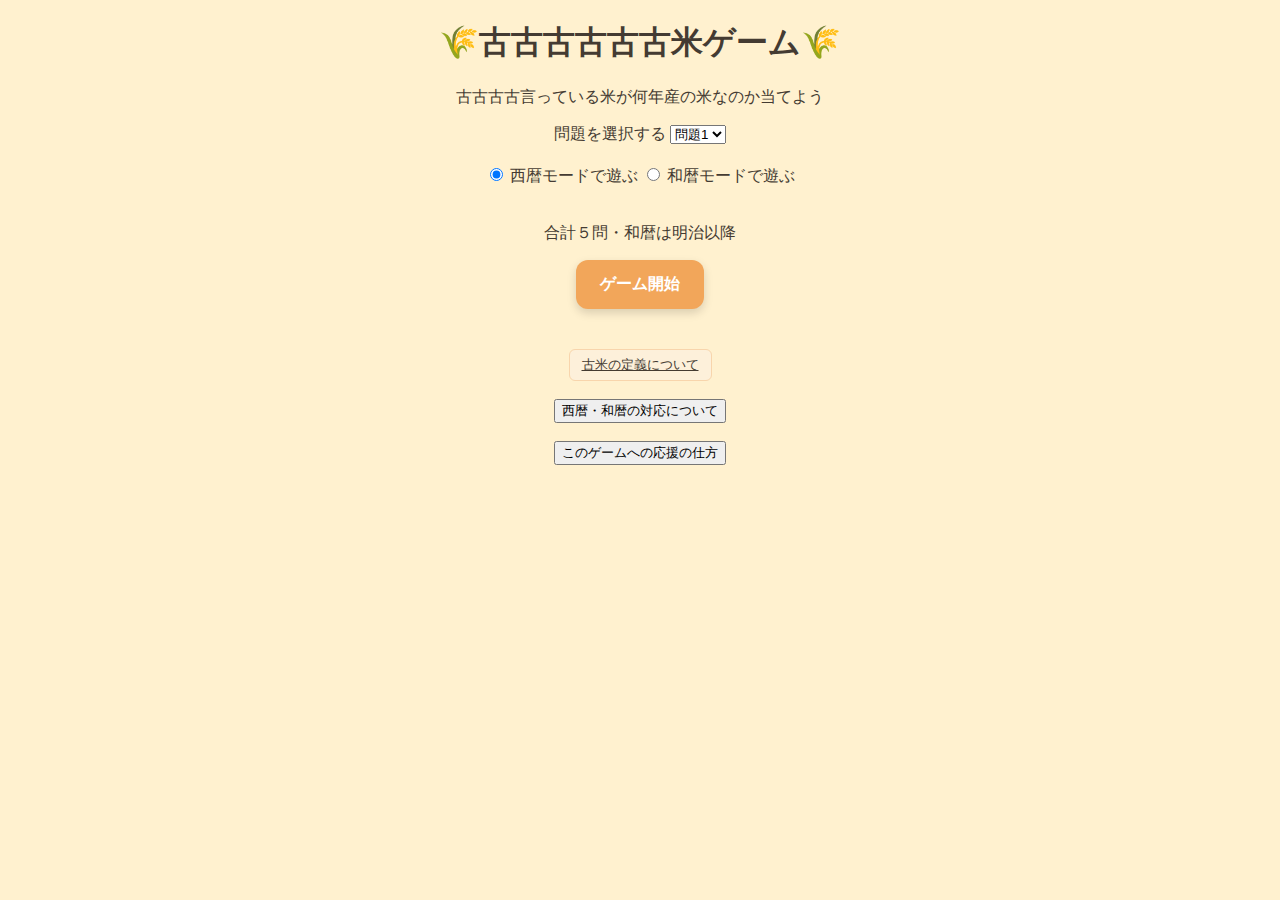
<file: index.html>
<!DOCTYPE html>
<html lang="ja">
<head>
    <meta charset="UTF-8">
    <meta name="viewport" content="width=device-width, initial-scale=1.0">
    <meta name="description" content="ニュースを見ていて、どこまで古古古古と言うのか気になったので、作ってみたゲーム">
    <!-- <link rel="icon" href="/favicon.ico" type="image/x-icon"> -->
    <meta property="og:title" content="古古古古古古米ゲーム">
    <meta property="og:description" content="古古古古古古米ゲーム">
    <!-- <meta property="og:image" content="https://example.com/image.png"> -->
    <meta property="og:url" content="https://butackle.github.io/kokokokokokomai/">
    <!-- <meta name="twitter:card" content="summary_large_image"> -->
    <title>古古古古古古米ゲーム</title>
    <link rel="stylesheet" type="text/css" href="./css/common.css">
    <link rel="stylesheet" type="text/css" href="./css/index.css">
</head>
<body>
    <h1>🌾古古古古古古米ゲーム🌾</h1>
    <p>古古古古言っている米が何年産の米なのか当てよう</p>
    <!-- ゲーム開始 -->
    <div id="gameInfo">
        <div class="form-block">
            <label for="questions">問題を選択する</label>
            <select id="questions">
                <option value="1" selected>問題１</option>
                <option value="2">問題２</option>
            </select>
        </div>
        <div class="form-block">
            <input type="radio" name="mode" value="seireki" id="seireki_radio" checked>
            <label for="seireki_radio">西暦モードで遊ぶ</label>
            <input type="radio" name="mode" value="wareki" id="wareki_radio">
            <label for="wareki_radio">和暦モードで遊ぶ</label>
        </div>
        <div>
            <p>合計５問・和暦は明治以降</p>
            <a id="gameStartLink">ゲーム開始</a>
        </div>
    </div>
    <!-- 古米の定義についてのモーダル -->
    <button class="modalBtn" id="definitionOpenBtn">古米の定義について</button>
    <dialog class="modalDialog" id="definitionDialog">
        <h2>古米の定義について</h2>
        <p>ここでは「前年度に収穫された米」という定義でやっていきます。</p>
        <table>
            <tbody>
            <tr>
                <td><span class="p1Year"></span>年1月-12月に収穫された米</td>
                <td>古米</td>
            </tr>
            <tr>
                <td><span class="p2Year"></span>年1月-12月に収穫された米</td>
                <td>古古米</td>
            </tr>
            </tbody>
        </table>
        <button class="modalCloseBtn" id="definitionCloseBtn">閉じる</button>
    </dialog>
    <br/>
    <br/>
    <!-- 西暦・和暦の対応についてのモーダル -->
    <button class="modalBtn" id="warekiSeirekiOpenBtn">西暦・和暦の対応について</button>
    <dialog class="modalDialog" id="warekiSeirekiDialog">
        <h2>西暦・和暦の対応について</h2>
        <p>下記の変換表に基づいて正解などを決定します。（2026年以降は2025/5/31時点での推定です）</p>
        <div class="modalTableScroll">
            <table>
                <thead>
                <tr>
                    <th>西暦</th>
                    <th>和暦</th>
                </tr>
                </thead>
                <tbody>
                </tbody>
            </table>
        </div>
        <button class="modalCloseBtn" id="warekiSeirekiCloseBtn">閉じる</button>
    </dialog>
    <br/>
    <br/>
    <!-- 寄付のお願い -->
    <button class="modalBtn" id="donationOpenBtn">このゲームへの応援の仕方</button>
    <dialog class="modalDialog" id="donationDialog">
        <h2>このゲームについて応援したくなったら</h2>
        <p>可能であれば、地元にある天ぷら屋・天丼屋で特上天丼をサッと食べてスッと帰ってください。</p>
        <button class="modalCloseBtn" id="donationCloseBtn">閉じる</button>
    </dialog>

    <script src="./js/common.js"></script>
    <script src="./js/wareki_seireki.js"></script>
    <script src="./js/index.js"></script>
</body>
</html>
</file>
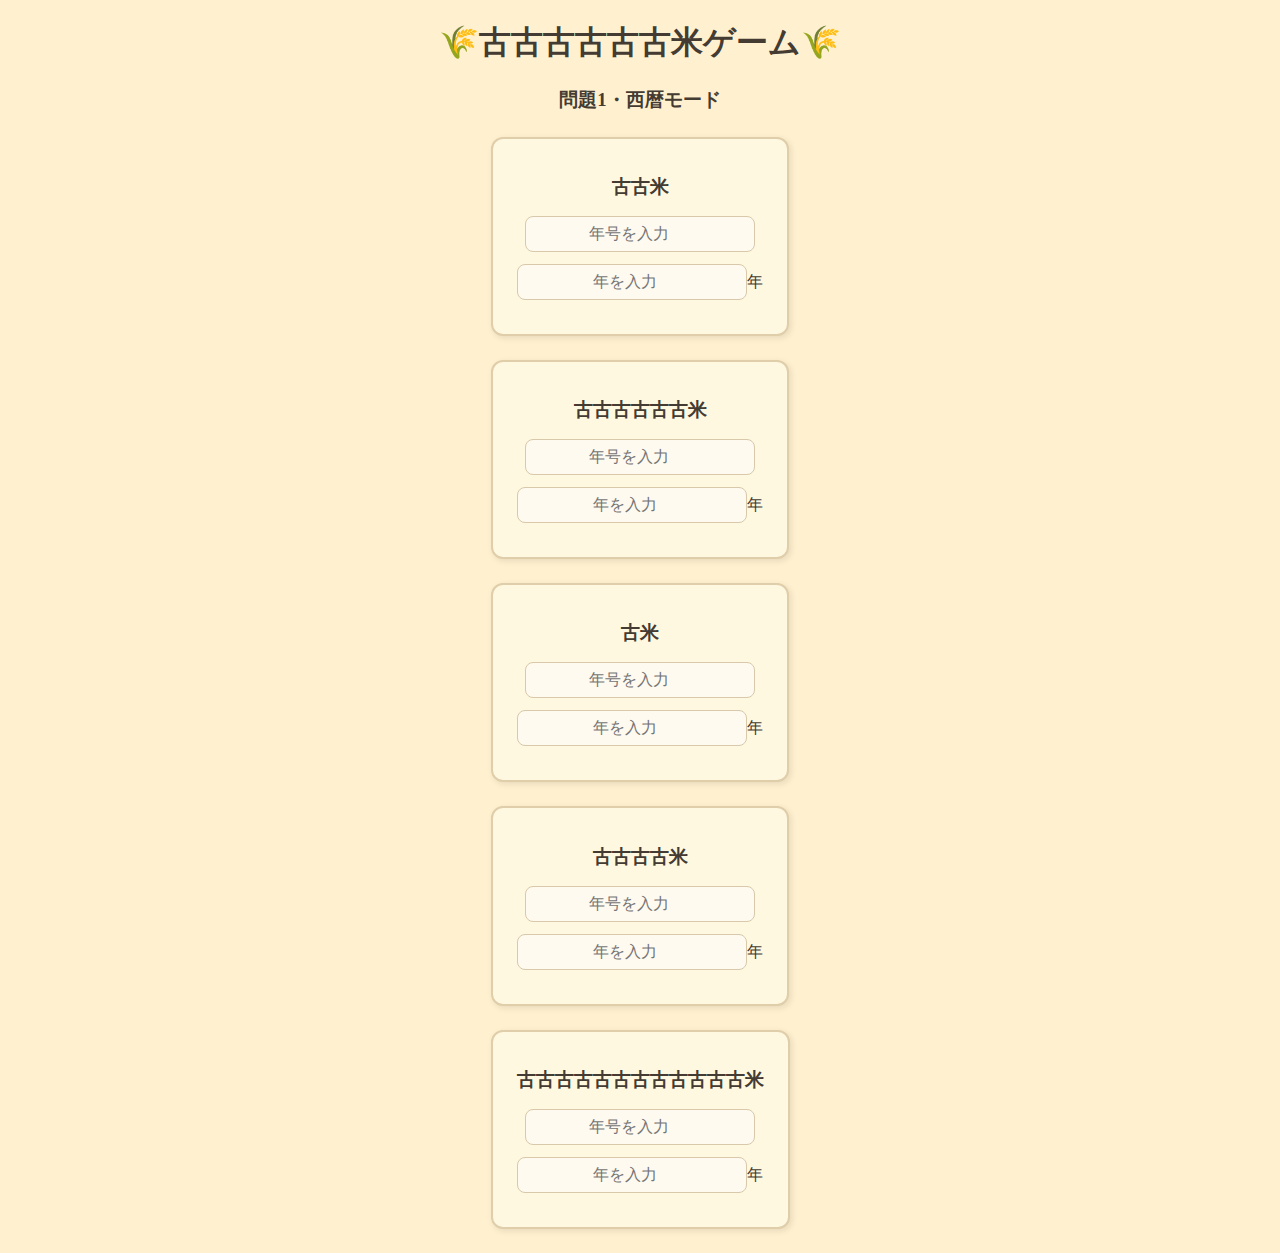
<file: game.html>
<!DOCTYPE html>
<html lang="ja">
<head>
    <meta charset="UTF-8">
    <meta name="viewport" content="width=device-width, initial-scale=1.0">
    <meta name="description" content="ニュースを見ていて、どこまで古古古古と言うのか気になったので、作ってみたゲーム">
    <!-- <link rel="icon" href="/favicon.ico" type="image/x-icon"> -->
    <meta property="og:title" content="古古古古古古米ゲーム">
    <meta property="og:description" content="古古古古古古米ゲーム">
    <!-- <meta property="og:image" content="https://example.com/image.png"> -->
    <meta property="og:url" content="https://butackle.github.io/kokokokokokomai/">
    <!-- <meta name="twitter:card" content="summary_large_image"> -->
    <title>古古古古古古米ゲーム</title>
    <link rel="stylesheet" type="text/css" href="css/common.css">
    <link rel="stylesheet" type="text/css" href="./css/game.css">
</head>
<body>
<h1>🌾古古古古古古米ゲーム🌾</h1>
<h3>問題<span id="questionNumber"></span>・<span id="mode"></span>モード</h3>

<div id="questionsContainer">


</div>


<datalist id="wareki">
    <option value="令和"></option>
    <option value="平成"></option>
    <option value="昭和"></option>
    <option value="大正"></option>
    <option value="明治"></option>
</datalist>

<script src="js/common.js"></script>
<script src="js/game.js"></script>
</body>
</html>
</file>
<file: css/common.css>
body {
    background-color: #fff1cf;
    color: #443b32;
    text-align: center;
}
</file>
<file: css/index.css>
/* ゲーム開始 */
#gameInfo {
    margin: 40px 0;
    margin-top: 10px;
    display: flex;
    flex-direction: column; /* 🔸縦並びにする */
    align-items: center; /* 🔸中央揃え */
    gap: 20px; /* 🔸上下の間隔 */
}

#gameInfo a {
    display: inline-block;
    background-color: #f2a65a; /* 明るく目立つオレンジ */
    color: #fff; /* 白字で視認性アップ */
    text-decoration: none;
    padding: 14px 24px;
    font-size: 16px;
    font-weight: bold;
    border-radius: 12px;
    box-shadow: 0 4px 10px rgba(0, 0, 0, 0.15);
    transition: background-color 0.3s ease, transform 0.2s ease;
}

#gameInfo a:hover {
    background-color: #e88f35; /* ホバーで濃く */
    transform: translateY(-2px); /* 少し浮くアニメーション */
}

#gameInfo a:active {
    transform: translateY(0); /* 押したときに戻る */
}

/* 古米の定義 */
#definitionOpenBtn {
    background-color: #fdf0da;
    border: 1px solid #f8d5ac; /* やさしい茶系の枠線 */
    padding: 6px 12px;
    font-size: small;
    color: #443b32;
    text-decoration: underline;
    cursor: pointer;
    border-radius: 6px;
    transition: all 0.3s ease;
}
#definitionOpenBtn:hover {
    background-color: #fce7c0; /* ほんのりハイライト */
    border-color: #8c7359; /* 少し濃くなる */
    color: #443b32;
}
dialog#definitionDialog {
    background-color: #fffaf0; /* クリーム背景と相性の良い、柔らかい白 */
    color: #443b32;
    border: none;
    border-radius: 12px;
    padding: 24px 32px;
    box-shadow: 0 8px 24px rgba(68, 59, 50, 0.25);
    max-width: 500px;
    width: 90%;
    text-align: left;
    font-size: 16px;
    margin: auto;
}

dialog#definitionDialog::backdrop {
    background-color: rgba(68, 59, 50, 0.4); /* 落ち着いたブラウンの透過背景 */
}

dialog#definitionDialog h2 {
    font-size: 20px;
    margin-top: 0;
    margin-bottom: 16px;
    color: #443b32;
}

dialog#definitionDialog p {
    margin-bottom: 20px;
}

dialog#definitionDialog table {
    width: 100%;
    border-collapse: collapse;
    margin-bottom: 20px;
}

dialog#definitionDialog td {
    padding: 8px;
    border-bottom: 1px solid #e0d8c2; /* 優しいアクセントの線 */
}

#definitionCloseBtn {
    padding: 10px 20px;
    background-color: #f2a65a; /* オレンジ系でアクセント */
    color: white;
    border: none;
    border-radius: 8px;
    font-weight: bold;
    cursor: pointer;
    transition: background-color 0.3s ease;
}

#definitionCloseBtn:hover {
    background-color: #ec8f3d;
}
</file>
<file: css/game.css>
.question {
    background-color: #fff8e1;
    border: 2px solid #e0cda9;
    border-radius: 12px;
    padding: 16px 24px;
    margin: 24px auto;
    width: fit-content;
    max-width: 90%;
    box-shadow: 2px 2px 6px rgba(0, 0, 0, 0.1);
    text-align: center;
}

.question p {
    font-size: 1.2em;
    font-weight: bold;
    margin-bottom: 16px;
    color: #443b32;
}

.answer {
    display: flex;
    flex-direction: column;
    gap: 12px;
    align-items: center;
}

.answer label {
    font-size: 1em;
    color: #443b32;
}

.answer input[type="number"],
.answer input[list] {
    padding: 8px 14px;
    border: 1px solid #d9c8a9;
    border-radius: 8px;
    font-size: 1em;
    background-color: #fffaf0;
    color: #443b32;
    width: 200px;
    text-align: center;
}

.answer input:focus {
    outline: none;
    border-color: #c2aa88;
    box-shadow: 0 0 4px #d9c8a9;
}

.answer .correction {
    margin-top: 6px;
    font-size: 0.95em;
    font-weight: bold;
    color: #4caf50; /* 正解用グリーン */
}
</file>
